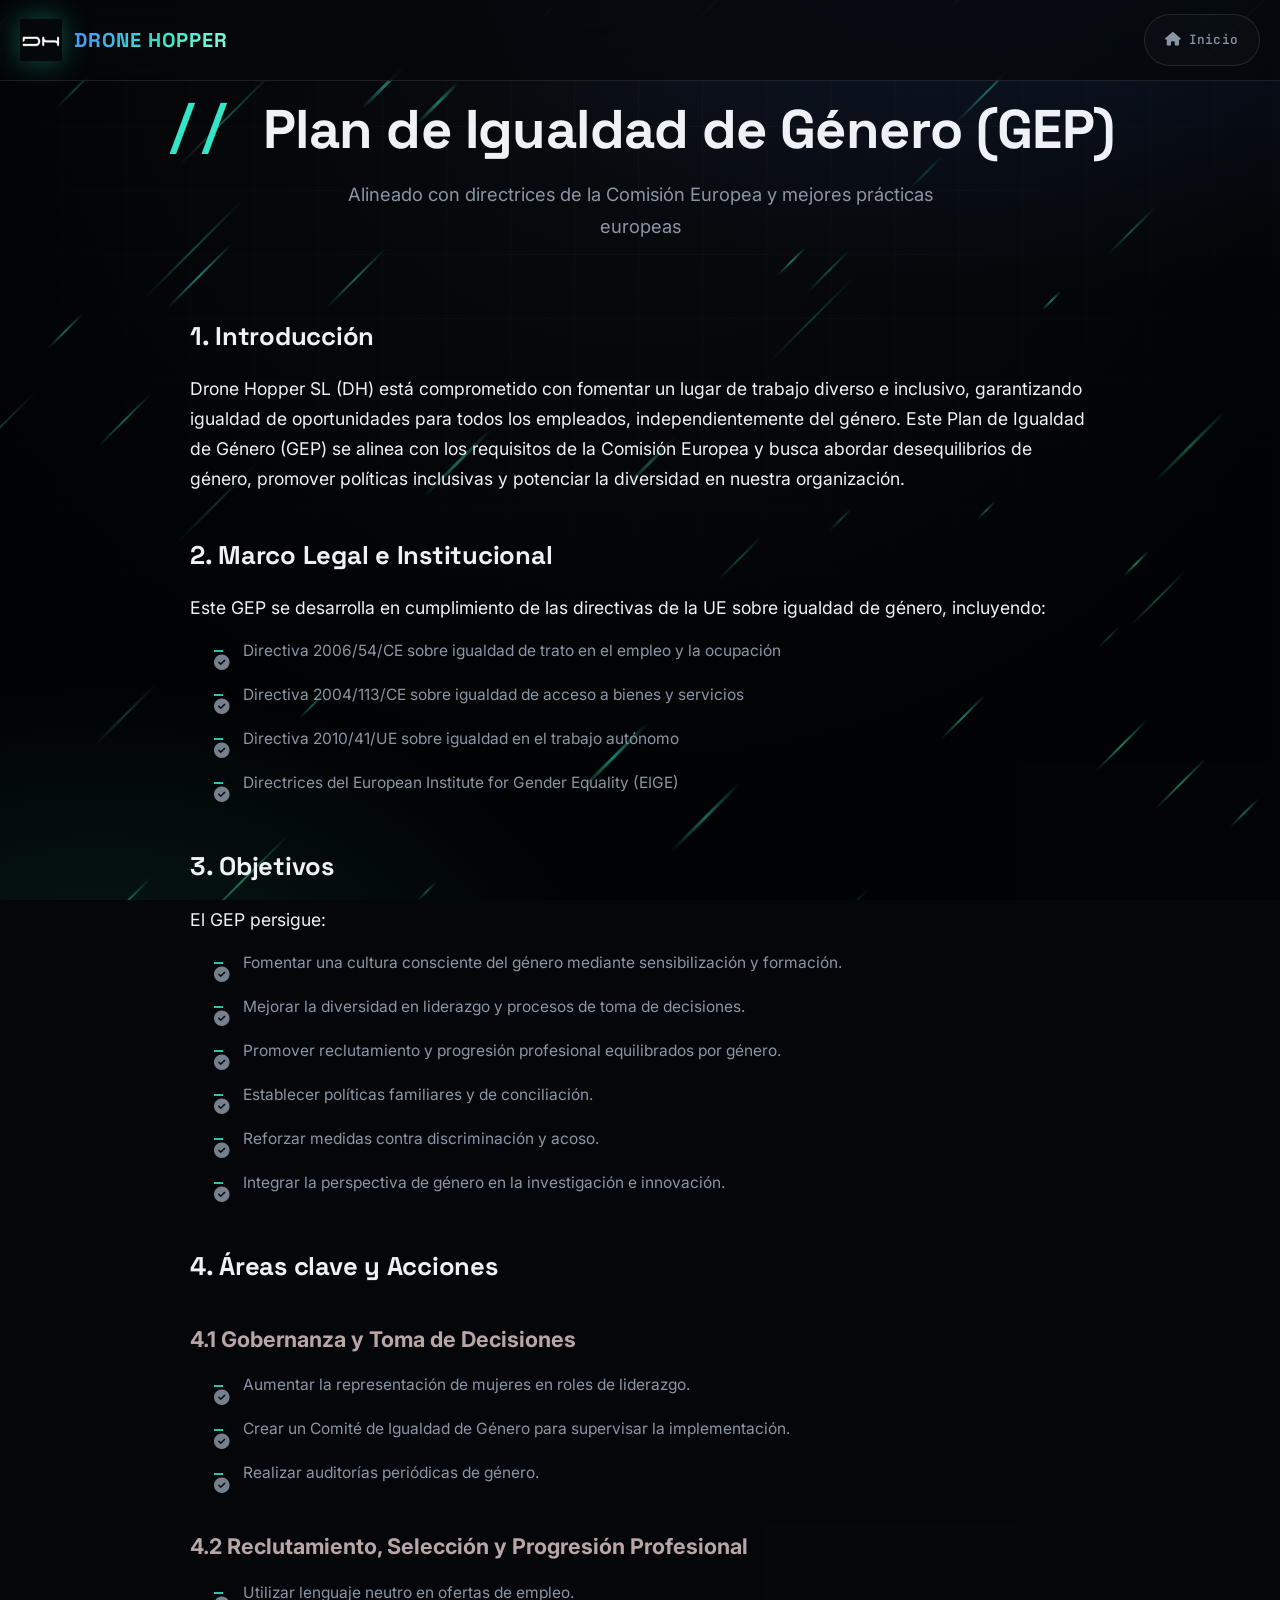
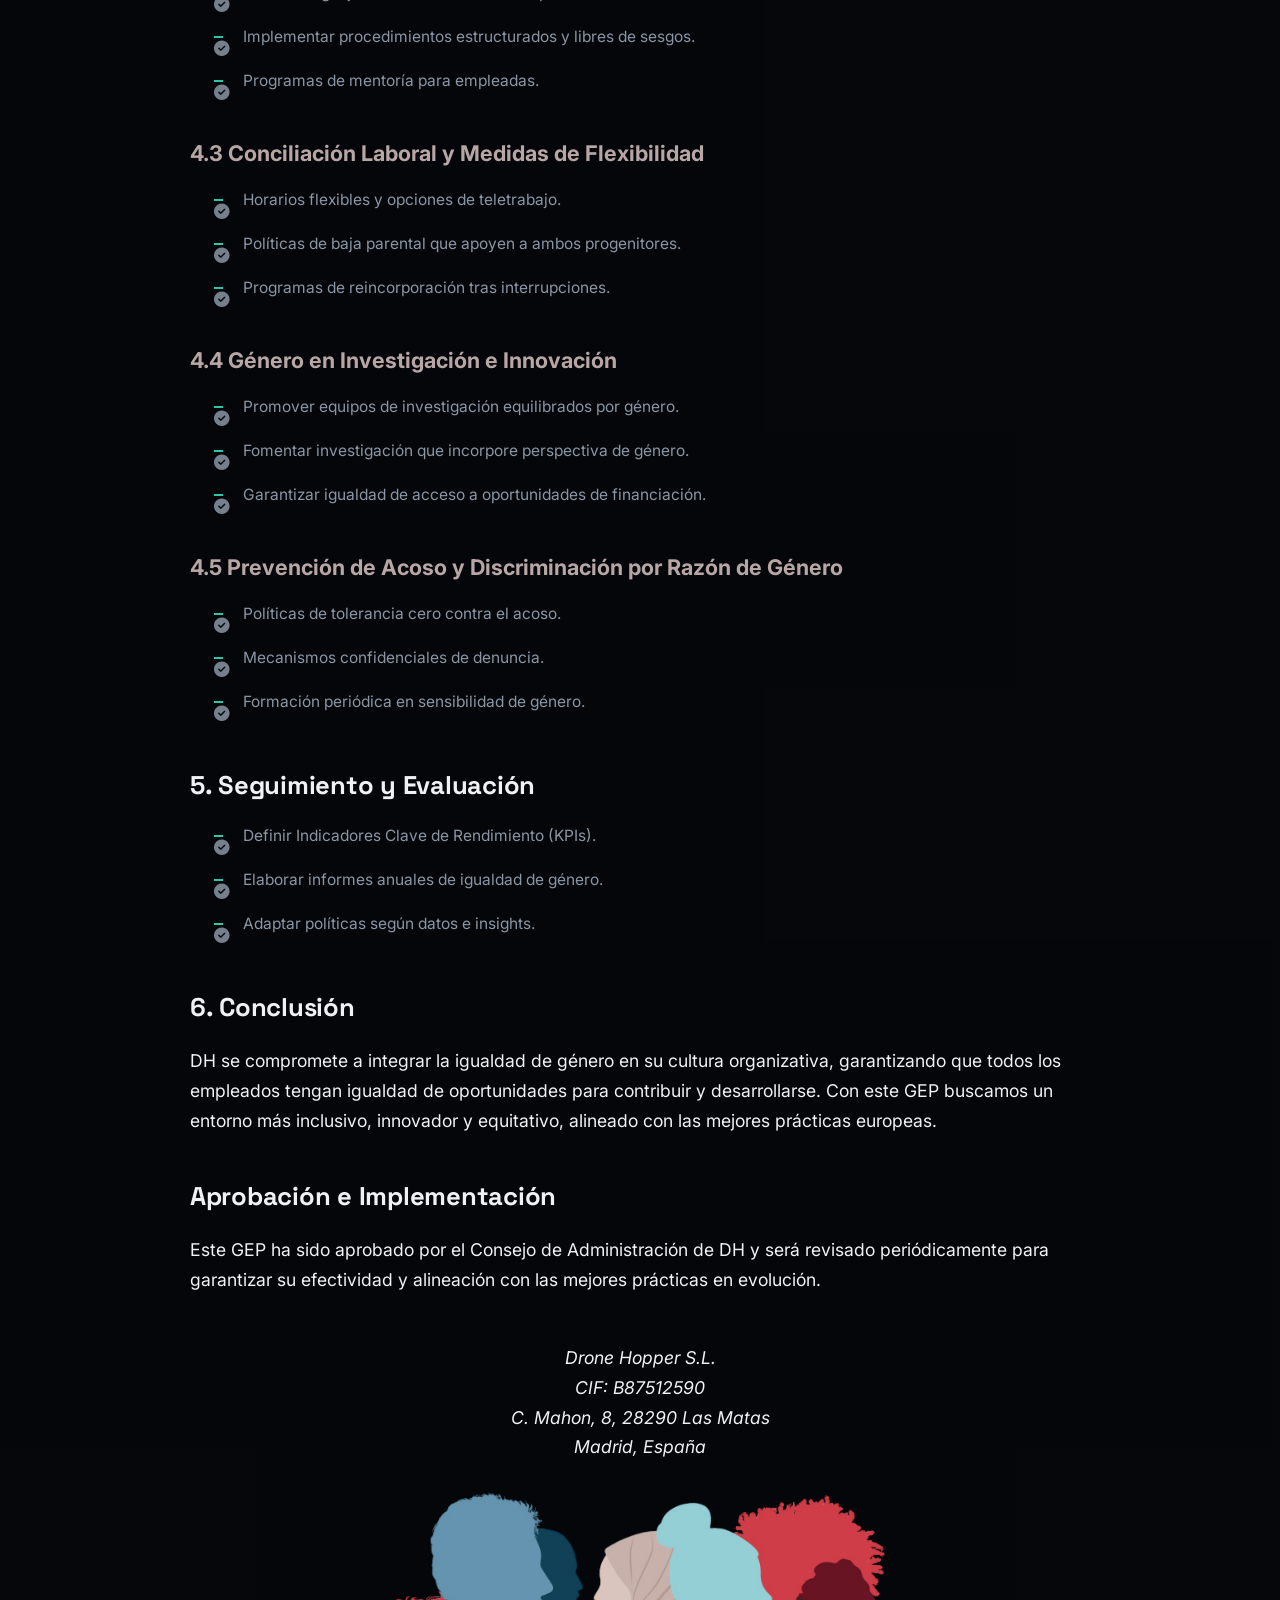
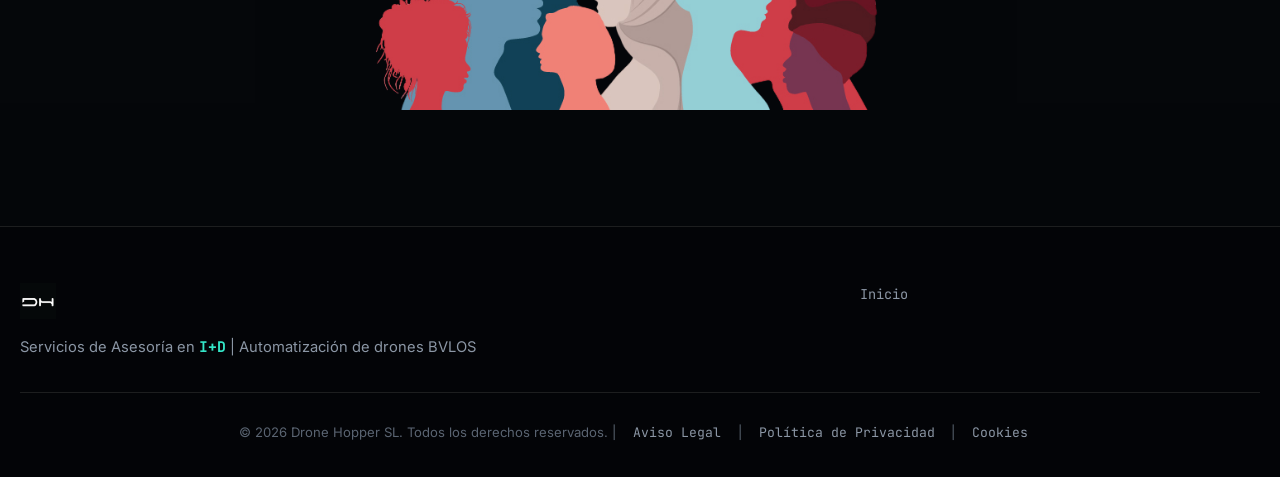
<file: html/gep.html>
<!DOCTYPE html>
<html lang="es">
<head>
    <meta charset="UTF-8">
    <meta name="viewport" content="width=device-width, initial-scale=1.0">
    <title>Gender Equality Plan | Drone Hopper — Servicios de Asesoría en I+D</title>
    <meta name="description" content="Gender Equality Plan (GEP) de Drone Hopper SL: compromiso con la igualdad de género, diversidad e inclusión en el entorno laboral y en I+D.">
    <link rel="icon" href="icons/logo.png" type="image/x-icon">
    <link href="https://fonts.googleapis.com/css2?family=Inter:wght@300;400;500;600;700;800&display=swap" rel="stylesheet">
    <link rel="stylesheet" href="https://cdnjs.cloudflare.com/ajax/libs/font-awesome/6.4.0/css/all.min.css">
    <link rel="stylesheet" href="../styles/index.css">
    <link rel="stylesheet" href="../styles/gep.css">
</head>

<body>
    
    <!-- Background Canvas (si lo tienes animado) -->
    <div class="background-canvas">
        <div class="debris-field" aria-hidden="true"></div>
    </div>
    
    <!-- Header (mismo menú, pero sin active en ninguno o ponlo en "Igualdad" si quieres) -->
    <header class="header">
        <div class="container">
            <div class="logo-container">
                <img src="../icons/logo.png" alt="Drone Hopper Logo" class="logo">
                <span class="company-name">DRONE HOPPER</span>
            </div>
            
            <nav class="nav">
                <!-- Full menu (visible on desktop, hidden on mobile) -->
                <ul class="nav-list">
                    <li><a href="../index.html" class="nav-link"><i class="fas fa-home"></i><span>Inicio</span></a></li>
                </ul>
                
                <!-- Hamburger toggle button (visible only on mobile) -->
                <button class="mobile-menu-toggle" id="mobile-menu-toggle" aria-label="Abrir menú">
                    <i class="fas fa-bars"></i>
                </button>
            </nav>
        </div>
    </header>
    
    <!-- Main Content -->
    <main>
        
        <!-- Contenido del GEP -->
        <section class="gep-content section-padding">
            <div class="container">
                <div class="section-header">
                    <h2 class="section-title">Plan de Igualdad de Género (GEP)</h2>
                    <p class="section-subtitle">Alineado con directrices de la Comisión Europea y mejores prácticas europeas</p>
                </div>
                
                <div class="gep-document" style="max-width: 900px; margin: 0 auto; line-height: 1.7; font-size: 1.1rem;">
                    
                    <h4>1. Introducción</h4>
                    <p>Drone Hopper SL (DH) está comprometido con fomentar un lugar de trabajo diverso e inclusivo, garantizando igualdad de oportunidades para todos los empleados, independientemente del género. Este Plan de Igualdad de Género (GEP) se alinea con los requisitos de la Comisión Europea y busca abordar desequilibrios de género, promover políticas inclusivas y potenciar la diversidad en nuestra organización.</p>
                    
                    <h4>2. Marco Legal e Institucional</h4>
                    <p>Este GEP se desarrolla en cumplimiento de las directivas de la UE sobre igualdad de género, incluyendo:</p>
                    <ul class="clean-list">
                        <li>Directiva 2006/54/CE sobre igualdad de trato en el empleo y la ocupación</li>
                        <li>Directiva 2004/113/CE sobre igualdad de acceso a bienes y servicios</li>
                        <li>Directiva 2010/41/UE sobre igualdad en el trabajo autónomo</li>
                        <li>Directrices del European Institute for Gender Equality (EIGE)</li>
                    </ul>
                    
                    <h4>3. Objetivos</h4>
                    <p>El GEP persigue:</p>
                    <ul class="clean-list">
                        <li>Fomentar una cultura consciente del género mediante sensibilización y formación.</li>
                        <li>Mejorar la diversidad en liderazgo y procesos de toma de decisiones.</li>
                        <li>Promover reclutamiento y progresión profesional equilibrados por género.</li>
                        <li>Establecer políticas familiares y de conciliación.</li>
                        <li>Reforzar medidas contra discriminación y acoso.</li>
                        <li>Integrar la perspectiva de género en la investigación e innovación.</li>
                    </ul>
                    
                    <h4>4. Áreas clave y Acciones</h4>
                    <h5>4.1 Gobernanza y Toma de Decisiones</h5>
                    <ul class="clean-list">
                        <li>Aumentar la representación de mujeres en roles de liderazgo.</li>
                        <li>Crear un Comité de Igualdad de Género para supervisar la implementación.</li>
                        <li>Realizar auditorías periódicas de género.</li>
                    </ul>
                    
                    <h5>4.2 Reclutamiento, Selección y Progresión Profesional</h5>
                    <ul class="clean-list">
                        <li>Utilizar lenguaje neutro en ofertas de empleo.</li>
                        <li>Implementar procedimientos estructurados y libres de sesgos.</li>
                        <li>Programas de mentoría para empleadas.</li>
                    </ul>
                    
                    <h5>4.3 Conciliación Laboral y Medidas de Flexibilidad</h5>
                    <ul class="clean-list">
                        <li>Horarios flexibles y opciones de teletrabajo.</li>
                        <li>Políticas de baja parental que apoyen a ambos progenitores.</li>
                        <li>Programas de reincorporación tras interrupciones.</li>
                    </ul>
                    
                    <h5>4.4 Género en Investigación e Innovación</h5>
                    <ul class="clean-list">
                        <li>Promover equipos de investigación equilibrados por género.</li>
                        <li>Fomentar investigación que incorpore perspectiva de género.</li>
                        <li>Garantizar igualdad de acceso a oportunidades de financiación.</li>
                    </ul>
                    
                    <h5>4.5 Prevención de Acoso y Discriminación por Razón de Género</h5>
                    <ul class="clean-list">
                        <li>Políticas de tolerancia cero contra el acoso.</li>
                        <li>Mecanismos confidenciales de denuncia.</li>
                        <li>Formación periódica en sensibilidad de género.</li>
                    </ul>
                    
                    <h4>5. Seguimiento y Evaluación</h4>
                    <ul class="clean-list">
                        <li>Definir Indicadores Clave de Rendimiento (KPIs).</li>
                        <li>Elaborar informes anuales de igualdad de género.</li>
                        <li>Adaptar políticas según datos e insights.</li>
                    </ul>
                    
                    <h4>6. Conclusión</h4>
                    <p>DH se compromete a integrar la igualdad de género en su cultura organizativa, garantizando que todos los empleados tengan igualdad de oportunidades para contribuir y desarrollarse. Con este GEP buscamos un entorno más inclusivo, innovador y equitativo, alineado con las mejores prácticas europeas.</p>
                    
                    <h4>Aprobación e Implementación</h4>
                    <p>Este GEP ha sido aprobado por el Consejo de Administración de DH y será revisado periódicamente para garantizar su efectividad y alineación con las mejores prácticas en evolución.</p>
                    
                    <div style="text-align: center; margin-top: 3rem; font-style: italic;">
                        <p>Drone Hopper S.L.<br>
                            CIF: B87512590<br>
                            C. Mahon, 8, 28290 Las Matas<br>
                            Madrid, España<br>
                            <img src="../images/gepPeople.png" alt="Firma" style="max-width: 80%; margin: 1rem auto; display: block;">                         
                        </div>
                    </div>
                </div>
            </section>
            
        </main>
        
        <!-- Footer (igual que en index.html) -->
        <footer class="footer">
            <div class="container">
                <div class="footer-content">
                    <div class="footer-brand">
                        <img src="../icons/logo.png" alt="Drone Hopper" class="footer-logo">
                        <p>Servicios de Asesoría en <span class="id-inline">I+D</span> | Automatización de drones BVLOS</p>
                    </div>
                    
                    <div class="footer-links">
                        <a href="../index.html">Inicio</a>
                    </div>
                </div>
                
                <div class="footer-bottom">
                    <p>&copy; 2026 Drone Hopper SL. Todos los derechos reservados. |
                        <a href="#">Aviso Legal</a> |
                        <a href="#">Política de Privacidad</a> |
                        <a href="#">Cookies</a>
                    </p>
                </div>
            </div>
        </footer>
        
        <!-- Lightbox (si usas galería en otras secciones) -->
        <div class="lightbox" id="lightbox" aria-hidden="true"> <!-- ... mismo código ... --> </div>
        
        <script src="../scripts/index.js"></script>
    </body>
    </html>
</file>
<file: styles/index.css>
/* =======================================================================
   DRONE HOPPER — FLIGHT-DECK REDESIGN
   Same markup, same copy, same ids/classes. Only the appearance changes.

   Direction: an experimental-aircraft telemetry deck, not a generic
   "dark + neon" template. Every photo/video is treated as an acquired
   "feed" and framed with a targeting bracket — the one signature motif
   repeated across hero, projects, platforms and the demo reel. Section
   titles carry a mono "//" telemetry prefix instead of numbered steps,
   since these sections aren't a sequence. Buttons are clipped switch-
   panels, not pills. Background is a faint blueprint grid with a slow
   scan sweep, layered under the original diagonal debris streaks.
   ======================================================================= */

@import url('https://fonts.googleapis.com/css2?family=Space+Grotesk:wght@500;600;700;800&family=Inter:wght@300;400;500;600;700;800&family=JetBrains+Mono:wght@400;500;600;700&display=swap');

/* === RESET & BASE === */
*,
*::before,
*::after{margin:0;padding:0;box-sizing:border-box;}

:root{
    /* -- surfaces -- */
    --void:#05070a;
    --bg-primary:#05070a;
    --bg-secondary:#0a0e14;
    --surface:#0b0f16;
    --surface-2:rgba(255,255,255,0.045);
    --surface-3:rgba(255,255,255,0.07);

    /* -- ink -- */
    --text-primary:#eef2f6;
    --text-secondary:#8b96a5;
    --text-faint:#5a6472;

    /* -- signal accents -- */
    --text-accent:#34e6c8;         /* signal teal-cyan */
    --signal:#34e6c8;
    --signal-rgb:52,230,200;
    --warn:#ffb238;                /* caution amber */
    --warn-rgb:255,178,56;

    /* -- gradients -- */
    --primary-gradient:linear-gradient(135deg,var(--signal) 0%,#4c8cff 100%);
    --accent-gradient:linear-gradient(120deg,#4c8cff 0%,var(--signal) 55%,#8affe0 100%);
    --warn-gradient:linear-gradient(120deg,#ff8a3d 0%,var(--warn) 100%);

    /* -- lines / shadow -- */
    --border-color:rgba(255,255,255,0.10);
    --border-strong:rgba(255,255,255,0.18);
    --shadow:0 24px 60px -18px rgba(0,0,0,0.65);
    --shadow-hover:0 30px 80px -14px rgba(var(--signal-rgb),0.28);

    /* -- type -- */
    --font-display:'Space Grotesk',-apple-system,BlinkMacSystemFont,sans-serif;
    --font-body:'Inter',-apple-system,BlinkMacSystemFont,sans-serif;
    --font-mono:'JetBrains Mono',ui-monospace,SFMono-Regular,Menlo,monospace;

    /* -- motion -- */
    --ease:cubic-bezier(.16,.84,.44,1);
    --transition:all 0.4s var(--ease);
}

html{scroll-behavior:smooth;scrollbar-color:var(--signal) var(--void);scrollbar-width:thin;}

body{
    font-family:var(--font-body);
    background:var(--bg-primary);
    color:var(--text-primary);
    line-height:1.7;
    overflow-x:hidden;
    -webkit-font-smoothing:antialiased;
}

img,video{max-width:100%;height:auto;display:block;}

h1,h2,h3,h4{
    font-family:var(--font-display);
    letter-spacing:-0.01em;
    color:var(--text-primary);
}

a{color:inherit;}

::selection{background:rgba(var(--signal-rgb),0.32);color:#fff;}

:focus-visible{outline:2px solid var(--signal);outline-offset:3px;border-radius:4px;}

::-webkit-scrollbar{width:10px;height:10px;}
::-webkit-scrollbar-track{background:var(--void);}
::-webkit-scrollbar-thumb{
    background:linear-gradient(var(--signal),#4c8cff);
    border-radius:8px;
    border:2px solid var(--void);
}

/* === CONTAINER === */
.container{
    max-width:1400px;
    margin:0 auto;
    padding:0 20px;
}

/* =======================================================================
   BACKGROUND: blueprint grid + scan sweep + diagonal debris streaks
   ======================================================================= */
.background-canvas{
    position:fixed;
    top:0;right:0;bottom:0;left:0;
    overflow:hidden;
    background:
        radial-gradient(1100px 640px at 82% -10%, rgba(76,140,255,0.14), transparent 60%),
        radial-gradient(900px 560px at 8% 110%, rgba(var(--signal-rgb),0.10), transparent 55%),
        radial-gradient(circle at top, #0a0d12, #020304 72%);
    z-index:-1;
}

.background-canvas::before{
    content:"";
    position:absolute;
    top:-2px;right:-2px;bottom:-2px;left:-2px;
    background-image:
        linear-gradient(rgba(255,255,255,0.05) 1px, transparent 1px),
        linear-gradient(90deg, rgba(255,255,255,0.05) 1px, transparent 1px);
    background-size:64px 64px;
    -webkit-mask-image:radial-gradient(1200px 800px at 50% 10%, #000 0%, rgba(0,0,0,0.35) 55%, transparent 85%);
    mask-image:radial-gradient(1200px 800px at 50% 10%, #000 0%, rgba(0,0,0,0.35) 55%, transparent 85%);
    opacity:0.55;
}

.background-canvas::after{
    content:"";
    position:absolute;
    left:0;right:0;
    height:220px;
    top:-220px;
    background:linear-gradient(180deg, transparent, rgba(var(--signal-rgb),0.07) 45%, transparent);
    animation:scanSweep 13s linear infinite;
    pointer-events:none;
}

@keyframes scanSweep{
    0%{transform:translateY(0);}
    100%{transform:translateY(160vh);}
}

.debris-field{position:absolute;top:0;right:0;bottom:0;left:0;}

.debris{
    position:absolute;
    width:var(--w);
    height:var(--h);
    background:linear-gradient(90deg, transparent, rgba(var(--signal-rgb),0.8), transparent);
    opacity:var(--o);
    transform:translate(var(--x0), var(--y0)) rotate(-45deg);
    animation:debris-move var(--d) linear infinite;
    animation-delay:var(--delay);
    will-change:transform;
}

@keyframes debris-move{
    to{transform:translate(var(--x1), var(--y1)) rotate(45deg);}
}

/* =======================================================================
   SIGNATURE: targeting-frame corners for every photo/video "feed"
   ======================================================================= */
.monitor-left,.monitor-right,.monitor-down,
.fanhopper-media,.project-media,.g-item{position:relative;}

.monitor-left::after,.monitor-right::after,.monitor-down::after,
.fanhopper-media::after,.project-media::after,.g-item::after{
    content:"";
    position:absolute;
    top:9px;right:9px;bottom:9px;left:9px;
    pointer-events:none;
    background:
        linear-gradient(var(--signal),var(--signal)) top left / 16px 2px no-repeat,
        linear-gradient(var(--signal),var(--signal)) top left / 2px 16px no-repeat,
        linear-gradient(var(--signal),var(--signal)) top right / 16px 2px no-repeat,
        linear-gradient(var(--signal),var(--signal)) top right / 2px 16px no-repeat,
        linear-gradient(var(--signal),var(--signal)) bottom left / 16px 2px no-repeat,
        linear-gradient(var(--signal),var(--signal)) bottom left / 2px 16px no-repeat,
        linear-gradient(var(--signal),var(--signal)) bottom right / 16px 2px no-repeat,
        linear-gradient(var(--signal),var(--signal)) bottom right / 2px 16px no-repeat;
    opacity:0.5;
    transition:opacity .4s var(--ease), inset .4s var(--ease);
}

.monitor-left:hover::after,.monitor-right:hover::after,.monitor-down:hover::after,
.fanhopper-media:hover::after,.project-media:hover::after,.g-item:hover::after{
    opacity:1;
    top:5px;right:5px;bottom:5px;left:5px;
}

/* === HEADER === */
.header{
    position:fixed;
    top:0;left:0;right:0;
    z-index:1000;
    backdrop-filter:blur(20px);
    -webkit-backdrop-filter:blur(20px);
    background:rgba(5,7,10,0.72);
    border-bottom:1px solid var(--border-color);
    transition:var(--transition);
}

.header.scrolled{
    background:rgba(5,7,10,0.94);
    border-bottom-color:var(--border-strong);
    box-shadow:0 20px 40px -20px rgba(0,0,0,0.6);
}

.header .container{
    display:flex;
    align-items:center;
    justify-content:space-between;
    height:80px;
    position:relative;
}

.logo-container{
    display:flex;
    align-items:center;
    gap:12px;
}

.logo{
    height:42px;
    width:auto;
    filter:drop-shadow(0 0 14px rgba(var(--signal-rgb),0.35));
    transition:var(--transition);
}

.company-name{
    font-family:var(--font-display);
    font-size:1.25rem;
    font-weight:700;
    letter-spacing:0.04em;
    background:var(--accent-gradient);
    -webkit-background-clip:text;
    -webkit-text-fill-color:transparent;
    background-clip:text;
}

.nav{position:relative;}

.nav-list{
    display:flex;
    list-style:none;
    gap:.35rem;
    align-items:center;
    padding:.35rem;
    border-radius:999px;
    border:1px solid var(--border-color);
    background:rgba(255,255,255,0.02);
}

.nav-link{
    display:flex;
    flex-direction:row;
    align-items:center;
    gap:.5rem;
    color:var(--text-secondary);
    text-decoration:none;
    font-family:var(--font-mono);
    font-weight:500;
    font-size:.8rem;
    letter-spacing:.02em;
    padding:.55rem .95rem;
    border-radius:999px;
    transition:var(--transition);
    position:relative;
}

.nav-link i{font-size:.85rem;}

.nav-link:hover{color:var(--text-primary);background:rgba(255,255,255,0.05);}

.nav-link.active{
    color:#04120f;
    background:var(--signal);
    box-shadow:0 8px 24px -6px rgba(var(--signal-rgb),0.55);
}

.nav-link::after{display:none;}

.mobile-menu-toggle{
    display:none;
    background:rgba(255,255,255,0.04);
    border:1px solid var(--border-color);
    border-radius:12px;
    color:var(--text-primary);
    font-size:1.15rem;
    cursor:pointer;
    padding:.55rem .7rem;
    transition:var(--transition);
}

.mobile-menu-toggle:hover{border-color:var(--signal);color:var(--signal);}

/* === SHARED: eyebrow / kicker device (mono "//" telemetry tag) === */
.section-title{
    font-size:clamp(2.1rem,5vw,3.4rem);
    font-weight:700;
    margin-bottom:1.25rem;
    line-height:1.05;
}

.section-title::before{
    content:"// ";
    color:var(--signal);
    font-family:var(--font-mono);
    font-weight:600;
}

.section-subtitle{
    font-size:1.15rem;
    color:var(--text-secondary);
    max-width:640px;
    margin:0 auto;
    line-height:1.75;
}

.section-header{
    text-align:center;
    margin-bottom:4.5rem;
}

/* === BUTTONS: clipped switch-panels, not pills === */
.btn{
    --mx:50%;--my:50%;
    padding:.95rem 2.1rem;
    border:1px solid transparent;
    clip-path:polygon(12px 0,100% 0,100% calc(100% - 12px),calc(100% - 12px) 100%,0 100%,0 12px);
    font-family:var(--font-mono);
    font-size:.85rem;
    font-weight:600;
    letter-spacing:.03em;
    text-transform:uppercase;
    text-decoration:none;
    display:inline-flex;
    align-items:center;
    gap:.6rem;
    cursor:pointer;
    transition:var(--transition);
    position:relative;
    overflow:hidden;
    white-space:nowrap;
    isolation:isolate;
}

.btn::before{
    content:"";
    position:absolute;
    top:0;right:0;bottom:0;left:0;
    background:radial-gradient(180px 180px at var(--mx) var(--my), rgba(255,255,255,0.35), transparent 60%);
    opacity:0;
    transition:opacity .35s ease;
    z-index:1;
    pointer-events:none;
}

.btn:hover::before{opacity:.5;}

.btn-large{
    padding:1.15rem 2.6rem;
    font-size:.92rem;
}

.btn-primary{
    background:var(--accent-gradient);
    color:#04120f;
    box-shadow:0 18px 40px -14px rgba(var(--signal-rgb),0.55);
}

.btn-primary:hover{
    transform:translateY(-3px);
    box-shadow:0 26px 55px -12px rgba(var(--signal-rgb),0.65);
}

.btn-secondary{
    background:rgba(255,255,255,0.03);
    color:var(--text-accent);
    border-color:rgba(var(--signal-rgb),0.45);
}

.btn-secondary:hover{
    background:rgba(var(--signal-rgb),0.1);
    border-color:var(--signal);
    transform:translateY(-3px);
    color:#fff;
}

/* === HERO SECTION === */
.hero{
    min-height:100vh;
    display:flex;
    align-items:center;
    padding-top:110px;
    position:relative;
}

.hero-content{
    display:grid;
    grid-template-columns:1.05fr .95fr;
    gap:5rem;
    align-items:center;
}

.hero-title{
    font-size:clamp(2.6rem,6.4vw,4.6rem);
    font-weight:700;
    line-height:1.02;
    margin-bottom:1.75rem;
    letter-spacing:-0.02em;
}

.gradient-text{
    background:var(--accent-gradient);
    -webkit-background-clip:text;
    -webkit-text-fill-color:transparent;
    background-clip:text;
}

.hero-subtitle{
    font-family:var(--font-mono);
    font-size:clamp(1.05rem,2.4vw,1.4rem);
    font-weight:500;
    color:var(--text-secondary);
    margin-bottom:1.9rem;
    letter-spacing:.01em;
}

.hero-description{
    font-size:1.12rem;
    color:var(--text-secondary);
    margin-bottom:2.6rem;
    max-width:520px;
    line-height:1.85;
}

.id-highlight{
    font-family:var(--font-mono);
    font-weight:700;
    letter-spacing:-0.01em;
    padding:.05em .4em;
    border-radius:.4em;
    background:rgba(var(--signal-rgb),0.14);
    border:1px solid rgba(var(--signal-rgb),0.4);
    color:var(--text-primary);
    white-space:nowrap;
}

.id-inline{
    font-family:var(--font-mono);
    font-weight:700;
    color:var(--text-accent);
}

.hero-cta{
    display:flex;
    gap:1.1rem;
    flex-wrap:wrap;
}

/* Hero Visual — feed wall */
.hero-visual{
    position:relative;
    width:100%;
    max-width:900px;
    margin:0 auto;
    height:auto;
}

.hero-visual::before{
    content:"";
    position:absolute;
    top:-40px;right:-40px;bottom:-40px;left:-40px;
    border:1px dashed rgba(var(--signal-rgb),0.18);
    border-radius:32px;
    pointer-events:none;
}

.command-center{
    display:grid;
    grid-template-columns:1fr 1fr;
    grid-template-rows:auto auto;
    gap:1.4rem;
    align-items:center;
    justify-items:center;
}

.monitor-left,.monitor-right,.monitor-down{
    width:100%;
    max-width:500px;
    aspect-ratio:16/10;
    background:var(--surface);
    border:1px solid var(--border-color);
    border-radius:14px;
    padding:0;
    box-shadow:var(--shadow);
    overflow:hidden;
    transition:transform .5s var(--ease), box-shadow .5s var(--ease), border-color .5s var(--ease);
}

.monitor-image{
    width:100%;
    height:100%;
    object-fit:cover;
    border-radius:0;
    filter:saturate(1.05) contrast(1.04);
}

.monitor-left{grid-column:1/2;grid-row:1/2;transform:rotate(-1.1deg);}
.monitor-right{grid-column:2/3;grid-row:1/2;transform:rotate(1.1deg);}
.monitor-down{grid-column:1/3;grid-row:2/3;max-width:500px;max-height:230px;transform:rotate(-.6deg);}

.monitor-left:hover,.monitor-right:hover,.monitor-down:hover{
    transform:rotate(0deg) translateY(-4px) scale(1.015);
    border-color:rgba(var(--signal-rgb),0.5);
    box-shadow:var(--shadow-hover);
}

/* =======================================================================
   SERVICES
   ======================================================================= */
.services-section{
    padding:150px 0;
    background:rgba(255,255,255,0.015);
    border-top:1px solid var(--border-color);
    border-bottom:1px solid var(--border-color);
}

.services-grid{
    display:grid;
    grid-template-columns:repeat(auto-fit,minmax(260px,1fr));
    gap:1.6rem;
    margin-bottom:4.5rem;
}

.service-card{
    background:var(--surface-2);
    backdrop-filter:blur(18px);
    border:1px solid var(--border-color);
    border-radius:20px;
    padding:2.6rem 2rem;
    text-align:center;
    transition:var(--transition);
    position:relative;
    overflow:hidden;
}

.service-card::before{
    content:"";
    position:absolute;
    top:0;left:0;right:0;
    height:2px;
    background:var(--accent-gradient);
    transform:scaleX(0);
    transform-origin:left;
    transition:transform .5s var(--ease);
}

.service-card:hover::before{transform:scaleX(1);}

.service-card:hover{
    transform:translateY(-10px);
    box-shadow:var(--shadow-hover);
    border-color:rgba(var(--signal-rgb),0.4);
}

.service-card::after{
    content:"";
    position:absolute;
    top:0;right:0;bottom:0;left:0;
    background:radial-gradient(420px 320px at var(--mx,50%) var(--my,50%), rgba(var(--signal-rgb),0.12), transparent 60%);
    opacity:0;
    transition:opacity .4s var(--ease), background .2s ease;
    pointer-events:none;
}

.service-card:hover::after{opacity:1;}

.service-icon{
    width:72px;height:72px;
    margin:0 auto 1.75rem;
    background:rgba(var(--signal-rgb),0.08);
    border:1px solid rgba(var(--signal-rgb),0.3);
    clip-path:polygon(20% 0,80% 0,100% 20%,100% 80%,80% 100%,20% 100%,0 80%,0 20%);
    display:flex;
    align-items:center;
    justify-content:center;
    transition:var(--transition);
}

.service-card:hover .service-icon{
    background:rgba(var(--signal-rgb),0.18);
    transform:scale(1.08) rotate(6deg);
}

.service-card img{width:34px;height:auto;filter:drop-shadow(0 0 10px rgba(var(--signal-rgb),0.4));}

.service-card h3{
    font-size:1.3rem;
    font-weight:700;
    margin-bottom:.9rem;
    color:var(--text-primary);
}

.service-card p{
    color:var(--text-secondary);
    font-size:.98rem;
    line-height:1.7;
}

.section-video{display:flex;justify-content:center;}

.section-video.fanhopper{margin-top:1rem;}

.fanhopper-grid{
    display:grid;
    grid-template-columns:1.35fr .85fr;
    gap:1.6rem;
    align-items:stretch;
    width:100%;
    max-width:1100px;
    margin:0 auto;
}

.fanhopper-media{
    border-radius:18px;
    overflow:hidden;
    border:1px solid var(--border-color);
    background:rgba(0,0,0,0.35);
}

.fanhopper-media .demo-video{
    width:100%;
    height:100%;
    min-height:340px;
    display:block;
    border-radius:0;
}

.demo-video{max-width:800px;width:100%;margin:0 auto;border-radius:18px;box-shadow:var(--shadow);}

.fanhopper-card{
    background:var(--surface-2);
    border:1px solid var(--border-color);
    border-radius:18px;
    padding:1.7rem 1.6rem;
    backdrop-filter:blur(18px);
    box-shadow:var(--shadow);
    display:flex;
    flex-direction:column;
}

.platformX-kicker{
    display:inline-flex;
    align-items:center;
    gap:.4rem;
    padding:.32rem .7rem;
    border-radius:6px;
    border:1px solid rgba(var(--signal-rgb),0.3);
    background:rgba(var(--signal-rgb),0.1);
    color:var(--text-accent);
    font-family:var(--font-mono);
    font-weight:600;
    font-size:.72rem;
    letter-spacing:.06em;
    text-transform:uppercase;
    width:fit-content;
}

.fanhopper-title{
    font-size:1.55rem;
    margin:.7rem 0 .8rem;
    letter-spacing:.02em;
}

.fanhopper-text{
    color:var(--text-secondary);
    line-height:1.85;
    margin-bottom:1rem;
    font-size:.98rem;
}

/* === shared clean list (bullet = dash, matches HUD readouts) === */
.clean-list{
    list-style:none;
    display:grid;
    gap:.6rem;
    padding:0;
    margin:0;
}

.clean-list li{
    color:var(--text-secondary);
    position:relative;
    padding-left:1.2rem;
    font-size:.97rem;
    line-height:1.6;
}

.clean-list li::before{
    content:"";
    position:absolute;
    left:0;
    top:.72em;
    width:9px;
    height:2px;
    background:var(--text-accent);
    opacity:.85;
}

/* =======================================================================
   PROJECTS
   ======================================================================= */
.projects-section{
    padding:150px 0;
}

.projects-grid{
    display:grid;
    gap:1.6rem;
    margin-top:3.5rem;
}

.project-card{
    background:var(--surface-2);
    border:1px solid var(--border-color);
    border-radius:22px;
    padding:2.1rem;
    backdrop-filter:blur(20px);
    box-shadow:var(--shadow);
    transition:var(--transition);
    overflow:hidden;
    position:relative;
}

.project-card:hover{
    transform:translateY(-6px);
    border-color:rgba(var(--signal-rgb),0.4);
    box-shadow:var(--shadow-hover);
}

.project-card.featured::before{
    content:"";
    position:absolute;
    top:0;right:0;bottom:0;left:0;
    background:radial-gradient(700px 500px at var(--mx,15%) var(--my,0%), rgba(var(--signal-rgb),0.14), transparent 55%);
    pointer-events:none;
    transition:background .2s ease;
}

.project-card.featured{border-color:rgba(var(--signal-rgb),0.2);}

.project-top{
    display:flex;
    justify-content:space-between;
    gap:1rem;
    flex-wrap:wrap;
    margin-bottom:1.2rem;
    position:relative;
}

.project-badges,.project-links{
    display:flex;
    gap:.55rem;
    flex-wrap:wrap;
    align-items:center;
}

/* === pills / badges — mono, precise, instrument-placard === */
.pill{
    display:inline-flex;
    align-items:center;
    gap:.4rem;
    padding:.32rem .68rem;
    border-radius:6px;
    border:1px solid var(--border-color);
    background:rgba(255,255,255,0.03);
    color:var(--text-secondary);
    font-family:var(--font-mono);
    font-weight:500;
    font-size:.74rem;
    letter-spacing:.02em;
}

.pill-strong{
    border-color:rgba(var(--signal-rgb),0.4);
    background:rgba(var(--signal-rgb),0.12);
    color:var(--text-primary);
}

.pill-link{
    text-decoration:none;
    padding:.32rem .68rem;
    border-radius:6px;
    border:1px solid rgba(var(--signal-rgb),0.3);
    background:rgba(var(--signal-rgb),0.08);
    color:var(--text-accent);
    font-family:var(--font-mono);
    font-weight:600;
    font-size:.74rem;
    transition:var(--transition);
}

.pill-link:hover{
    transform:translateY(-2px);
    border-color:var(--signal);
    box-shadow:0 14px 30px -10px rgba(var(--signal-rgb),0.4);
}

.project-body{
    display:grid;
    grid-template-columns:1.45fr .85fr;
    gap:1.8rem;
    align-items:start;
    position:relative;
}

.project-body.compact{grid-template-columns:1.15fr .85fr;}

.project-title{
    font-size:1.7rem;
    font-weight:700;
    margin-bottom:.7rem;
    display:flex;
    align-items:center;
    flex-wrap:wrap;
    gap:.3rem;
}

.cdti-badge{
    display:inline-flex;
    align-items:center;
    gap:6px;
    margin-left:6px;
    padding:4px 10px;
    transform:translateY(-2px);
    font-family:var(--font-mono);
    font-size:.66rem;
    font-weight:600;
    letter-spacing:.03em;
    text-transform:uppercase;
    color:#04120f;
    background:linear-gradient(120deg,#bfe8ff,#eafcf6);
    border:1px solid rgba(11,79,156,0.35);
    border-radius:6px;
    box-shadow:inset 0 0 0 1px rgba(255,255,255,0.5), 0 4px 10px rgba(11,79,156,0.15);
}

.project-lead{
    color:var(--text-secondary);
    font-size:1.02rem;
    line-height:1.85;
    margin-bottom:1.1rem;
}

.project-split{
    display:grid;
    grid-template-columns:1fr 1fr;
    gap:.9rem;
    margin-top:1.1rem;
}

.project-block{
    border:1px solid var(--border-color);
    background:rgba(255,255,255,0.025);
    border-radius:14px;
    padding:1.1rem;
}

.project-block h4{
    display:flex;
    align-items:center;
    gap:.55rem;
    font-size:.85rem;
    font-family:var(--font-mono);
    text-transform:uppercase;
    letter-spacing:.04em;
    color:var(--text-accent);
    margin-bottom:.65rem;
}

.project-block p{color:var(--text-secondary);font-size:.95rem;line-height:1.7;}

.project-cta-row{
    display:flex;
    gap:.9rem;
    flex-wrap:wrap;
    margin-top:1.4rem;
}

.project-media{
    border-radius:16px;
    overflow:hidden;
    border:1px solid var(--border-color);
    background:rgba(0,0,0,0.3);
    box-shadow:0 18px 40px -14px rgba(0,0,0,0.5);
}

.project-media.small{align-self:stretch;}

.project-cover{
    width:100%;
    height:100%;
    max-height:300px;
    object-fit:cover;
}

.project-meta{
    display:grid;
    gap:.7rem;
    margin-top:1rem;
    padding:1rem;
    border-radius:14px;
    border:1px solid var(--border-color);
    background:rgba(255,255,255,0.025);
    font-family:var(--font-mono);
}

.meta-item{display:flex;justify-content:space-between;gap:1rem;font-size:.85rem;}

.meta-k{color:var(--text-secondary);}

.meta-v{color:var(--text-primary);font-weight:600;text-align:right;}

.project-footnote{
    color:var(--text-faint);
    font-size:.82rem;
    margin-top:.9rem;
    line-height:1.6;
}

/* =======================================================================
   PLATFORMS + GALLERY
   ======================================================================= */
.platforms-section{padding:150px 0;}

.platforms-grid{
    display:grid;
    grid-template-columns:repeat(2, minmax(0,1fr));
    gap:1.6rem;
    margin-top:3.5rem;
}

.platformX-card{
    background:var(--surface-2);
    border:1px solid var(--border-color);
    border-radius:22px;
    padding:2rem;
    backdrop-filter:blur(20px);
    box-shadow:var(--shadow);
    transition:var(--transition);
    overflow:hidden;
}

.platformX-card{position:relative;}

.platformX-card::before{
    content:"";
    position:absolute;
    top:0;right:0;bottom:0;left:0;
    background:radial-gradient(700px 460px at var(--mx,20%) var(--my,0%), rgba(var(--signal-rgb),0.1), transparent 60%);
    opacity:0;
    transition:opacity .4s var(--ease), background .2s ease;
    pointer-events:none;
}

.platformX-card:hover::before{opacity:1;}

.platformX-card:hover{
    transform:translateY(-6px);
    border-color:rgba(var(--signal-rgb),0.4);
    box-shadow:var(--shadow-hover);
}

.platformX-head{
    display:flex;
    justify-content:space-between;
    gap:1rem;
    flex-wrap:wrap;
    margin-bottom:1.1rem;
}

.platformX-sub{
    color:var(--text-secondary);
    line-height:1.8;
    margin-top:.6rem;
    max-width:720px;
    font-size:.97rem;
}

.platformX-sub b{color:var(--text-primary);}

.platformX-tags{
    display:flex;
    gap:.5rem;
    flex-wrap:wrap;
    justify-content:flex-end;
    align-items:flex-start;
}

.gallery{
    display:grid;
    grid-template-columns:repeat(3, minmax(0,1fr));
    gap:10px;
    margin:1.1rem 0 1.2rem;
}

.g-item{
    padding:0;
    border:none;
    background:var(--surface);
    cursor:pointer;
    border-radius:12px;
    overflow:hidden;
    border:1px solid var(--border-color);
    transition:var(--transition);
}

.g-item img{
    width:100%;
    height:145px;
    object-fit:cover;
    transform:scale(1.02);
    transition:transform .5s var(--ease), filter .5s var(--ease);
    filter:saturate(.95);
}

.g-item:hover{
    transform:translateY(-4px);
    border-color:rgba(var(--signal-rgb),0.5);
    box-shadow:0 18px 40px -14px rgba(var(--signal-rgb),0.35);
}

.g-item:hover img{transform:scale(1.09);filter:saturate(1.1);}

.platformX-body{margin-top:.2rem;}

/* =======================================================================
   TEAM
   ======================================================================= */
.team-section{
    padding:150px 0;
    background:rgba(255,255,255,0.015);
    border-top:1px solid var(--border-color);
    border-bottom:1px solid var(--border-color);
}

.team-grid{
    display:grid;
    grid-template-columns:repeat(2, minmax(0,1fr));
    gap:1.6rem;
    margin-top:3.5rem;
}

.person-card{
    background:var(--surface-2);
    border:1px solid var(--border-color);
    border-radius:22px;
    padding:2.1rem;
    backdrop-filter:blur(20px);
    box-shadow:var(--shadow);
    transition:var(--transition);
    overflow:hidden;
    position:relative;
}

.person-card::before{
    content:"";
    position:absolute;
    top:0;right:0;bottom:0;left:0;
    background:radial-gradient(700px 500px at var(--mx,20%) var(--my,0%), rgba(var(--signal-rgb),0.1), transparent 60%);
    opacity:0;
    transition:opacity .5s var(--ease), background .2s ease;
    pointer-events:none;
}

.person-card:hover{
    transform:translateY(-6px);
    border-color:rgba(var(--signal-rgb),0.4);
    box-shadow:var(--shadow-hover);
}

.person-card:hover::before{opacity:1;}

.person-top{
    display:grid;
    grid-template-columns:140px 1fr;
    gap:1.2rem;
    align-items:center;
    margin-bottom:1.2rem;
}

.avatar-wrap{
    position:relative;
    width:140px;
    height:140px;
    display:grid;
    place-items:center;
}

.avatar{
    width:128px;
    height:128px;
    border-radius:50%;
    object-fit:cover;
    border:1px solid var(--border-strong);
    box-shadow:0 18px 35px rgba(0,0,0,0.45);
    background:rgba(0,0,0,0.25);
    filter:saturate(1.05);
}

.avatar-ring{
    position:absolute;
    top:0;right:0;bottom:0;left:0;
    border-radius:50%;
    border:1px solid rgba(var(--signal-rgb),0.18);
}

.avatar-ring::before{
    content:"";
    position:absolute;
    top:-6px;right:-6px;bottom:-6px;left:-6px;
    border-radius:50%;
    border:2px dashed rgba(var(--signal-rgb),0.45);
    animation:ringSpin 16s linear infinite;
}

.avatar-ring::after{
    content:"";
    position:absolute;
    top:-6px;right:-6px;bottom:-6px;left:-6px;
    border-radius:50%;
    border:2px solid transparent;
    border-top-color:var(--signal);
    border-right-color:var(--signal);
    filter:drop-shadow(0 0 6px rgba(var(--signal-rgb),0.6));
    animation:ringSpin 4.4s linear infinite;
}

@keyframes ringSpin{to{transform:rotate(360deg);}}

.person-name{font-size:1.35rem;margin-bottom:.2rem;font-weight:700;}

.person-role{
    color:var(--text-accent);
    font-family:var(--font-mono);
    font-weight:600;
    font-size:.85rem;
    margin-bottom:.8rem;
}

.person-tags{display:flex;gap:.5rem;flex-wrap:wrap;align-items:center;}

.person-bio{color:var(--text-secondary);line-height:1.85;margin-bottom:1.1rem;font-size:.98rem;}

.person-actions{display:flex;gap:.8rem;flex-wrap:wrap;margin-top:1.2rem;}

.person-actions .btn{padding:.75rem 1.15rem;font-size:.78rem;}

.person-contactline{
    display:flex;
    gap:1rem;
    flex-wrap:wrap;
    margin-top:1.1rem;
    padding-top:1.1rem;
    border-top:1px solid var(--border-color);
    color:var(--text-secondary);
    font-family:var(--font-mono);
    font-size:.82rem;
}

.person-contactline i{color:var(--text-accent);margin-right:.4rem;}

/* =======================================================================
   CONTACT
   ======================================================================= */
.contact-section{
    padding:150px 0 110px;
}

.contact-content{
    display:grid;
    grid-template-columns:.85fr 1.15fr;
    gap:3.5rem;
    align-items:start;
}

.contact-info h3{
    font-size:1.5rem;
    margin-bottom:1.5rem;
    color:var(--text-primary);
    font-weight:700;
}

.contact-info p{
    color:var(--text-secondary);
    margin-bottom:1rem;
    font-size:1.02rem;
    line-height:1.9;
}

.contact-info a{color:var(--text-accent);text-decoration:none;}
.contact-info a:hover{text-decoration:underline;}

.social-links{display:flex;gap:1rem;margin-top:1.8rem;flex-wrap:wrap;}

.social-links a{
    width:46px;height:46px;
    border:1px solid var(--border-color);
    border-radius:12px;
    display:flex;
    align-items:center;
    justify-content:center;
    color:var(--text-secondary);
    font-size:1.15rem;
    transition:var(--transition);
    text-decoration:none;
}

.social-links a:hover{
    border-color:var(--signal);
    color:var(--signal);
    transform:translateY(-3px);
    box-shadow:0 14px 30px -12px rgba(var(--signal-rgb),0.5);
}

.contact-form{
    background:var(--surface-2);
    backdrop-filter:blur(20px);
    padding:2.4rem;
    border-radius:22px;
    border:1px solid var(--border-color);
}

.form-group{
    display:grid;
    grid-template-columns:1fr 1fr;
    gap:1.1rem;
    margin-bottom:1.1rem;
}

.contact-form input,
.contact-form textarea{
    width:100%;
    background:rgba(255,255,255,0.03);
    border:1px solid var(--border-color);
    border-radius:10px;
    padding:1rem 1.1rem;
    color:var(--text-primary);
    font-family:var(--font-body);
    font-size:.98rem;
    transition:var(--transition);
}

.contact-form input::placeholder,
.contact-form textarea::placeholder{color:var(--text-faint);}

.contact-form input:focus,
.contact-form textarea:focus{
    outline:none;
    border-color:var(--signal);
    box-shadow:0 0 0 3px rgba(var(--signal-rgb),0.14);
    background:rgba(255,255,255,0.045);
}

.contact-form textarea{resize:vertical;min-height:130px;margin-bottom:1.1rem;}

.contact-form .btn-large{width:100%;justify-content:center;}

/* === FOOTER === */
.footer{
    background:rgba(4,5,7,0.9);
    border-top:1px solid var(--border-color);
    padding:3.5rem 0 2rem;
}

.footer-content{
    display:grid;
    grid-template-columns:2fr 1fr;
    gap:2.5rem;
    margin-bottom:2rem;
}

.footer-logo{height:36px;margin-bottom:.9rem;filter:grayscale(.2);}

.footer p{color:var(--text-secondary);font-size:.92rem;}

.footer-links{display:flex;flex-direction:column;gap:.85rem;}

.footer-links a{
    color:var(--text-secondary);
    text-decoration:none;
    font-family:var(--font-mono);
    font-size:.85rem;
    transition:var(--transition);
}

.footer-links a:hover{color:var(--text-accent);}

.footer-bottom{
    border-top:1px solid var(--border-color);
    padding-top:1.8rem;
    text-align:center;
}

.footer-bottom p{color:var(--text-faint);font-size:.82rem;}

.footer-bottom a{
    color:var(--text-secondary);
    text-decoration:none;
    margin:0 .8rem;
    font-family:var(--font-mono);
}

.footer-bottom a:hover{color:var(--text-accent);}

/* === COOKIE PROMPT === */
.cookie-prompt{
    position:fixed;
    bottom:0;left:0;right:0;
    background:rgba(6,8,11,0.96);
    backdrop-filter:blur(20px);
    border-top:1px solid var(--border-color);
    padding:2rem;
    transform:translateY(100%);
    transition:var(--transition);
    z-index:10000;
}

.cookie-prompt.active{transform:translateY(0);}

.cookie-content{max-width:680px;margin:0 auto;}

.cookie-header{display:flex;align-items:center;gap:.9rem;margin-bottom:1.2rem;}

.cookie-header i{font-size:1.5rem;color:var(--text-accent);}

.cookie-header h3{font-size:1.25rem;font-weight:700;}

.cookie-options{display:flex;flex-direction:column;gap:.6rem;margin-bottom:1.6rem;}

.cookie-option{
    display:flex;
    align-items:center;
    gap:1rem;
    cursor:pointer;
    padding:.85rem .9rem;
    border-radius:10px;
    border:1px solid transparent;
    transition:background .3s ease, border-color .3s ease;
}

.cookie-option:hover{background:rgba(255,255,255,0.04);border-color:var(--border-color);}

.cookie-option input[type="radio"]{display:none;}

.checkmark{
    width:18px;height:18px;
    border:1px solid var(--border-strong);
    border-radius:5px;
    position:relative;
    transition:var(--transition);
    flex-shrink:0;
}

.cookie-option input[type="radio"]:checked + .checkmark{
    border-color:var(--signal);
    background:var(--signal);
}

.cookie-option input[type="radio"]:checked + .checkmark::after{
    content:'';
    position:absolute;
    width:8px;height:8px;
    background:#04120f;
    border-radius:2px;
    top:50%;left:50%;
    transform:translate(-50%,-50%);
}

.label-text{font-size:.98rem;user-select:none;font-family:var(--font-mono);}

.cookie-actions{display:flex;gap:.9rem;justify-content:center;flex-wrap:wrap;}

/* === LIGHTBOX === */
.lightbox{position:fixed;top:0;right:0;bottom:0;left:0;z-index:20000;display:none;}

.lightbox.active{display:block;}

.lb-backdrop{position:absolute;top:0;right:0;bottom:0;left:0;background:rgba(2,3,4,0.82);backdrop-filter:blur(12px);}

.lb-panel{
    position:absolute;
    top:24px;right:24px;bottom:24px;left:24px;
    max-width:1200px;
    margin:auto;
    border-radius:18px;
    border:1px solid var(--border-strong);
    background:rgba(8,10,14,0.94);
    box-shadow:0 30px 80px rgba(0,0,0,0.6);
    overflow:hidden;
}

.lb-close,.lb-nav{
    border-radius:10px;
    border:1px solid var(--border-color);
    background:rgba(255,255,255,0.05);
    color:var(--text-primary);
    cursor:pointer;
    transition:var(--transition);
    z-index:2;
}

.lb-close{position:absolute;top:14px;right:14px;width:42px;height:42px;}

.lb-close:hover{transform:translateY(-2px);border-color:var(--signal);color:var(--signal);}

.lb-nav{position:absolute;top:50%;transform:translateY(-50%);width:50px;height:50px;}

.lb-prev{left:16px;}
.lb-next{right:16px;}

.lb-nav:hover{
    transform:translateY(-50%) scale(1.06);
    border-color:var(--signal);
    color:var(--signal);
    box-shadow:0 20px 40px -14px rgba(var(--signal-rgb),0.4);
}

.lb-figure{height:100%;display:flex;flex-direction:column;}

#lb-img{width:100%;height:calc(100% - 64px);object-fit:contain;background:rgba(0,0,0,0.4);}

#lb-cap{
    height:64px;
    display:flex;
    align-items:center;
    justify-content:center;
    padding:0 22px;
    color:var(--text-secondary);
    font-family:var(--font-mono);
    font-size:.85rem;
    border-top:1px solid var(--border-color);
    text-align:center;
}

/* =======================================================================
   STARTER LOADER
   ======================================================================= */
.starter{
    position:fixed;
    top:0;right:0;bottom:0;left:0;
    z-index:30000;
    background:#000;
    display:grid;
    place-items:center;
}

.starter-card,.starter-card--minimal{
    width:100%;
    height:100%;
    padding:0;margin:0;border:none;border-radius:0;
    background:transparent;box-shadow:none;backdrop-filter:none;
    display:grid;
    place-items:center;
}

.starter-logo-wrap--gif{
    position:absolute;
    top:0;right:0;bottom:0;left:0;
    width:100vw;height:100vh;
    display:grid;
    place-items:center;
}

.starter-gif{
    position:absolute;
    top:0;right:0;bottom:0;left:0;
    width:100vw;height:100vh;
    object-fit:cover;
    object-position:center;
    filter:
        saturate(1.05)
        drop-shadow(0 0 60px rgba(var(--signal-rgb),0.3))
        drop-shadow(0 0 120px rgba(76,140,255,0.22));
}

.starter-logo--overlay{
    position:absolute;
    width:clamp(140px,12vw,200px);
    height:auto;
    pointer-events:none;
    filter:
        drop-shadow(0 12px 24px rgba(0,0,0,0.6))
        drop-shadow(0 0 22px rgba(var(--signal-rgb),0.4));
    animation:dhBreath 2.6s ease-in-out infinite;
}

@keyframes dhBreath{
    0%,100%{transform:scale(1);opacity:.98;}
    50%{transform:scale(1.05);opacity:1;}
}

.starter-meta--minimal{
    position:absolute;
    bottom:8vh;
    left:50%;
    transform:translateX(-50%);
    text-align:center;
}

.starter-percent{
    font-family:var(--font-mono);
    font-size:clamp(2rem,4vw,2.7rem);
    font-weight:700;
    color:#fff;
    text-shadow:0 12px 28px rgba(0,0,0,0.6);
    letter-spacing:.02em;
}

.pct-symbol{font-size:1.1rem;opacity:.85;margin-left:2px;}

.starter-welcome{
    margin-top:10px;
    font-family:var(--font-mono);
    font-size:clamp(.82rem,1.6vw,.95rem);
    color:rgba(var(--signal-rgb),0.85);
    letter-spacing:.05em;
    text-transform:uppercase;
}

.starter.is-done{
    opacity:0;
    visibility:hidden;
    pointer-events:none;
    transition:opacity .6s ease;
}

body.is-loading{overflow:hidden;}

/* === grid-child safety (prevents image/text overflow in CSS grid) === */
.hero-text,.footer-brand,.person-body,.project-left,.project-right{min-width:0;}

/* =======================================================================
   SCROLL-REVEAL (classes toggled by JS only — no content change)
   ======================================================================= */
.reveal{
    opacity:0;
    transform:translateY(26px);
    transition:opacity .8s var(--ease), transform .8s var(--ease);
}

.reveal.in-view{opacity:1;transform:translateY(0);}

/* =======================================================================
   RESPONSIVE
   ======================================================================= */
@media (max-width:1024px){
    .hero-content{grid-template-columns:1fr;gap:3.5rem;}
    .hero-description{margin-left:auto;margin-right:auto;}
    .project-body,.project-body.compact{grid-template-columns:1fr;}
    .project-split{grid-template-columns:1fr;}
    .platforms-grid{grid-template-columns:1fr;}
    .team-grid{grid-template-columns:1fr;}
    .contact-content{grid-template-columns:1fr;gap:2.5rem;}
    .fanhopper-grid{grid-template-columns:1fr;}
    .fanhopper-media .demo-video{min-height:260px;}

    .person-top{
        grid-template-columns:1fr;
        text-align:center;
        gap:1rem;
    }
    .avatar-wrap{margin:0 auto;width:120px;height:120px;}
    .avatar{width:110px;height:110px;}
    .person-head{display:flex;flex-direction:column;align-items:center;}
    .person-tags,.person-actions,.person-contactline{justify-content:center;}
}

@media (max-width:768px){
    html,body{width:100%;overflow-x:hidden;}

    .header{z-index:10000;}

    .container{padding:0 16px;}

    .hero,.header,.container{max-width:100%;}

    .nav-list{
        display:none;
        position:fixed;
        top:80px;left:0;right:0;
        width:100%;
        max-height:calc(100vh - 80px);
        height:auto;
        padding:16px;
        gap:.5rem;
        border-radius:0;
        background:rgba(5,7,10,0.98);
        backdrop-filter:blur(20px);
        border-bottom:1px solid var(--border-color);
        flex-direction:column;
        align-items:stretch;
        z-index:10001;
        overflow:auto;
        -webkit-overflow-scrolling:touch;
        transform:translateY(-12px);
        opacity:0;
        pointer-events:none;
        transition:transform .25s ease, opacity .25s ease;
    }

    .nav-list.active{display:flex;transform:translateY(0);opacity:1;pointer-events:auto;}

    .nav-link{
        justify-content:flex-start;
        padding:.9rem 1rem;
        border-radius:10px;
        width:100%;
        background:rgba(255,255,255,0.03);
        border:1px solid var(--border-color);
        font-size:.85rem;
    }

    .nav-link.active{box-shadow:none;}

    .mobile-menu-toggle{display:block;}

    .hero{padding-top:120px;min-height:calc(100vh - 80px);}

    .hero-title,.hero-subtitle,.hero-description{overflow-wrap:anywhere;word-break:break-word;}

    .hero-cta{flex-direction:column;align-items:stretch;gap:.85rem;}
    .hero-cta .btn{width:100%;justify-content:center;}

    .services-grid{grid-template-columns:1fr;gap:1.4rem;}

    .form-group{grid-template-columns:1fr;}

    .footer-content{grid-template-columns:1fr;text-align:center;}
    .footer-links{align-items:center;}

    .gallery{grid-template-columns:repeat(2,minmax(0,1fr));}
}

@media (max-width:480px){
    .section-header{margin-bottom:3rem;}
    .service-card{padding:1.9rem 1.4rem;}
    .contact-form{padding:1.6rem;}
    .cookie-actions{flex-direction:column;align-items:stretch;}
    .g-item img{height:130px;}
    .lb-panel{top:12px;right:12px;bottom:12px;left:12px;}
    .lb-nav{display:none;}
}

/* === REDUCED MOTION === */
@media (prefers-reduced-motion: reduce){
    *{animation-duration:.01ms !important;animation-iteration-count:1 !important;transition-duration:.01ms !important;}
    .background-canvas::after{display:none;}
    .avatar-ring::before,.avatar-ring::after{animation:none;}
    .reveal{opacity:1;transform:none;}
}
</file>
<file: styles/gep.css>
/* GEP specific styles */
.gep-content {
    padding: 100px 0;
    background: rgba(0,0,0,0.02); /* o el color de fondo que uses */
}

.gep-document h4 {
    font-size: 1.6rem;
    margin: 2.5rem 0 1rem;
    color: var(--primary-color); /* o tu color principal */
}

.gep-document h5 {
    font-size: 1.35rem;
    margin: 2rem 0 0.8rem;
    color: #b8a6a6;
}

.gep-document ul.clean-list {
    margin: 1rem 0 1.5rem 1.5rem;
}

.gep-document ul.clean-list li {
    margin-bottom: 0.6rem;
    position: relative;
    padding-left: 1.8rem;
}

.gep-document ul.clean-list li::before {
    content: "\f058"; /* check-circle de FA */
    font-family: "Font Awesome 6 Free";
    font-weight: 900;
    position: absolute;
    left: 0;
    color: var(--primary-color);
}
</file>
